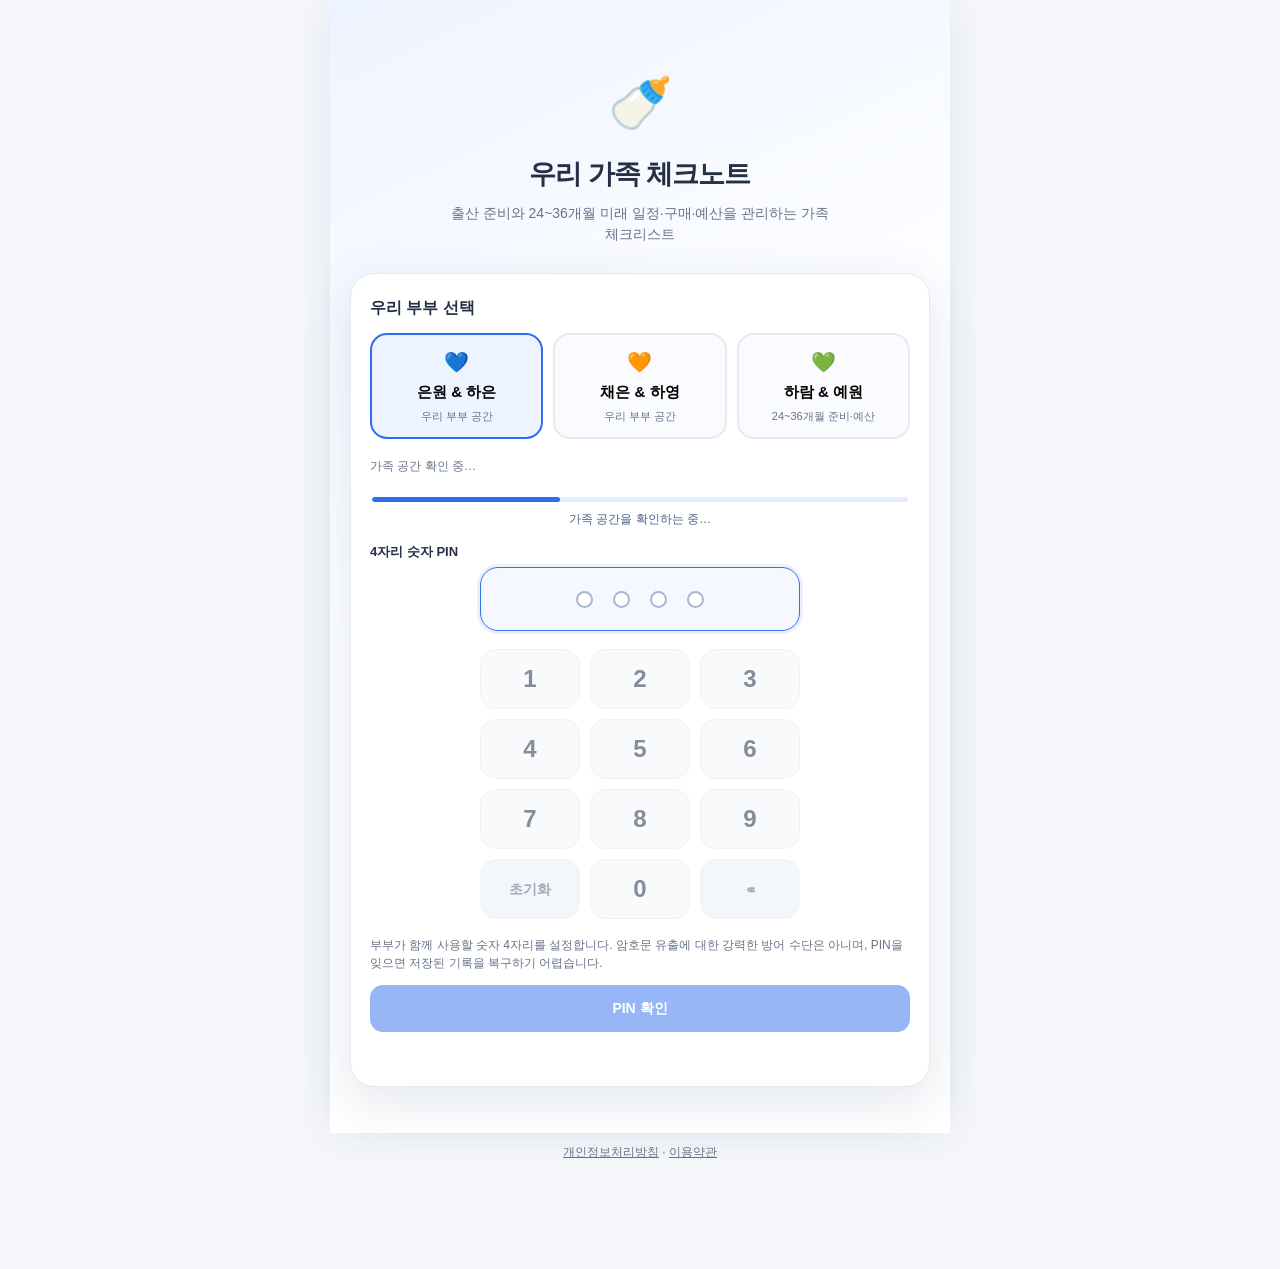
<file: index.html>
<!doctype html>
<html lang="ko"><head>
  <meta charset="utf-8" />
  <meta name="google-site-verification" content="LZNdLVptlj_nm17-OJD_Jb6nqZlLqjOvQMVYdIO1Dqk" />
  <meta name="viewport" content="width=device-width, initial-scale=1,viewport-fit=cover" />
  <meta name="theme-color" content="#2f6fed" />
  <meta name="description" content="부부가 함께 쓰는 임신·출산 준비 체크리스트" />
  <title>우리 가족 체크노트</title>
  <meta name="application-name" content="우리 가족 체크노트" />
  <link rel="stylesheet" href="style.css?v=1.5.0" />

  <style id="pin-keypad-critical">
    .auth-card .pin-display{display:flex;align-items:center;justify-content:center;gap:20px;width:min(100%,320px);min-height:64px;margin:0 auto;border:1px solid #dce5f4;border-radius:18px;padding:12px 16px;background:#f5f8ff;cursor:pointer}
    .auth-card .pin-display.active{border-color:#3475e9;box-shadow:0 0 0 3px #3475e91a}
    .auth-card .pin-mark{display:block;flex:0 0 17px;width:17px;height:17px;border-radius:50%;background:white;border:2px solid #a8b7d2}
    .auth-card .pin-mark.filled{background:#2f6fed;border-color:#2f6fed}
    .auth-card .pin-keypad{display:grid;grid-template-columns:repeat(3,minmax(0,1fr));gap:10px;width:min(100%,320px);margin:5px auto 4px}
    .auth-card .pin-key{appearance:none;display:flex;align-items:center;justify-content:center;height:60px;min-width:0;padding:0;border-radius:16px;border:1px solid #e3e9f2;background:#f5f7fb;color:#253046;font-weight:700;font-size:24px;line-height:1;cursor:pointer;touch-action:manipulation}
    .auth-card .pin-key:active{background:#dde9ff;transform:scale(.97)}
    .auth-card .pin-key.pin-aux{font-size:14px;color:#57657b;background:#eaf0f8}
    .auth-card .pin-key:focus-visible,.auth-card .pin-display:focus-visible{outline:3px solid #85b3ff;outline-offset:2px}
    .auth-card #pinLabel,.auth-card #passwordAgainWrap>span{font-weight:750;font-size:13px}
    @media(max-width:360px){.auth-card .pin-display{min-height:56px}.auth-card .pin-key{height:52px}}
  </style>
</head><body>
<div class="app">
  <section id="authScreen" class="auth-screen">
    <div class="brand-icon">🍼</div><h1>우리 가족 체크노트</h1>
    <p class="muted">출산 준비와 24~36개월 미래 일정·구매·예산을 관리하는 가족 체크리스트</p>
    <div class="auth-card">
      <h2>우리 부부 선택</h2>
      <div class="family-grid" id="familyGrid">
        <button type="button" class="family-choice active" data-family="ew-he" aria-pressed="true">💙<strong>은원 &amp; 하은</strong><span>우리 부부 공간</span></button>
        <button type="button" class="family-choice" data-family="ce-hy" aria-pressed="false">🧡<strong>채은 &amp; 하영</strong><span>우리 부부 공간</span></button>
        <button type="button" class="family-choice" data-family="hr-yw" aria-pressed="false">💚<strong>하람 &amp; 예원</strong><span>24~36개월 준비·예산</span></button>
      </div>
      <p id="authMode" class="status-line">접속 상태 확인 중…</p>
      <div id="authProgress" class="auth-progress" role="status" aria-live="polite"><div class="auth-progress-track"><span></span></div><p id="authProgressText">가족 공간에 연결하는 중…</p></div>
      <form id="authForm" class="stack">
        <label id="inviteWrap" class="field hidden">최초 등록 초대 코드<input id="inviteInput" type="text" autocomplete="one-time-code" placeholder="전달받은 초대 코드" /></label>
        <div class="field"><span id="pinLabel">4자리 숫자 PIN</span>
          <button type="button" id="pinPrimaryDisplay" class="pin-display" aria-label="숫자 4자리 중 0자리 입력" aria-pressed="false"><span class="pin-mark"></span><span class="pin-mark"></span><span class="pin-mark"></span><span class="pin-mark"></span></button>
        </div>
        <div id="passwordAgainWrap" class="field hidden"><span>PIN 한 번 더 입력</span>
          <button type="button" id="pinConfirmDisplay" class="pin-display" aria-label="숫자 4자리 중 0자리 입력" aria-pressed="false"><span class="pin-mark"></span><span class="pin-mark"></span><span class="pin-mark"></span><span class="pin-mark"></span></button>
        </div>
        <input type="hidden" id="passwordInput" autocomplete="off" />
        <input type="hidden" id="passwordAgainInput" autocomplete="off" />
        <div id="pinPad" class="pin-keypad" role="group" aria-label="숫자 비밀번호 패드">
          <button type="button" class="pin-key" data-pin="1" aria-label="1">1</button>
          <button type="button" class="pin-key" data-pin="2" aria-label="2">2</button>
          <button type="button" class="pin-key" data-pin="3" aria-label="3">3</button>
          <button type="button" class="pin-key" data-pin="4" aria-label="4">4</button>
          <button type="button" class="pin-key" data-pin="5" aria-label="5">5</button>
          <button type="button" class="pin-key" data-pin="6" aria-label="6">6</button>
          <button type="button" class="pin-key" data-pin="7" aria-label="7">7</button>
          <button type="button" class="pin-key" data-pin="8" aria-label="8">8</button>
          <button type="button" class="pin-key" data-pin="9" aria-label="9">9</button>
          <button type="button" class="pin-key pin-aux" data-pin="clear" aria-label="모두 지우기">초기화</button>
          <button type="button" class="pin-key" data-pin="0" aria-label="0">0</button>
          <button type="button" class="pin-key pin-aux" data-pin="delete" aria-label="한 자리 지우기">⌫</button>
        </div>
        <p id="passwordGuide" class="hint">부부가 함께 사용할 숫자 4자리를 설정합니다. 암호문 유출에 대한 강력한 방어 수단은 아니며, PIN을 잊으면 저장된 기록을 복구하기 어렵습니다.</p>
        <button id="authSubmit" type="submit" class="primary">PIN 확인</button>
      </form>
      <p id="authMessage" role="status" class="form-message"></p>
      <p id="offlineBanner" class="warning hidden">미연결 미리보기: 이 기기에만 암호화 저장됩니다. GitHub Pages + Apps Script 설정 이후 부부 간 동기화가 시작됩니다. 공유 전에 서버 설정을 완료하세요.</p>
    </div>
  </section>
  <section id="mainScreen" class="hidden">
    <header class="app-header">
      <div class="header-top"><div><span class="eyebrow" id="familyTitle">우리 가족</span><h1>우리 가족 체크노트</h1></div><div class="header-controls"><div id="syncMini" class="sync-mini" data-state="idle" role="status" aria-live="polite"><span id="syncMiniActivity" class="sync-mini-activity">연결 중</span><span class="sync-mini-bottom"><span class="sync-mini-track" id="syncMiniTrack" role="progressbar" aria-label="저장·불러오기 진행 상태"><span id="syncMiniFill"></span></span><span id="syncMiniValue" class="sync-mini-value" aria-hidden="true">…</span></span></div><button id="settingsBtn" class="header-lock" type="button" aria-label="가족 설정 열기" title="설정">⚙</button><button id="lockBtn" class="header-lock" type="button" aria-label="잠금">🔒</button></div></div>
      <div class="save-row"><span id="syncStatus" class="sync-status">준비 중</span></div>
      <nav id="topTabs" class="tabs" aria-label="주요 메뉴"></nav>
    </header>
    <main id="mainContent"></main>
  </section>
</div>
<div id="modal" class="modal-backdrop hidden" role="presentation"><div class="modal" role="dialog" aria-modal="true" aria-labelledby="modalTitle"><div class="modal-heading"><h2 id="modalTitle">항목 편집</h2><button id="modalClose" type="button" class="icon-btn" aria-label="닫기">✕</button></div><div id="modalBody"></div></div></div>
<footer class="policy-footer" style="max-width:620px;margin:0 auto;padding:10px 18px 108px;text-align:center;font-size:12px;color:#667389"><a href="./privacy.html" style="color:#667389">개인정보처리방침</a> · <a href="./terms.html" style="color:#667389">이용약관</a></footer>
<div id="toast" class="toast" aria-live="polite"></div>
<iframe id="apiFrame" title="암호화 데이터 전송" class="api-frame" referrerpolicy="no-referrer"></iframe>
<script src="config.js?v=1.5.0"></script><script src="seed.js?v=1.1.2"></script><script src="toddler-seed.js?v=1.5.0"></script><script src="recommendations.js?v=1.5.0"></script><script src="benefits.js?v=1.2.2"></script><script src="vaccinations.js?v=1.5.0"></script><script src="app.js?v=1.5.0"></script>
</body></html>
</file>
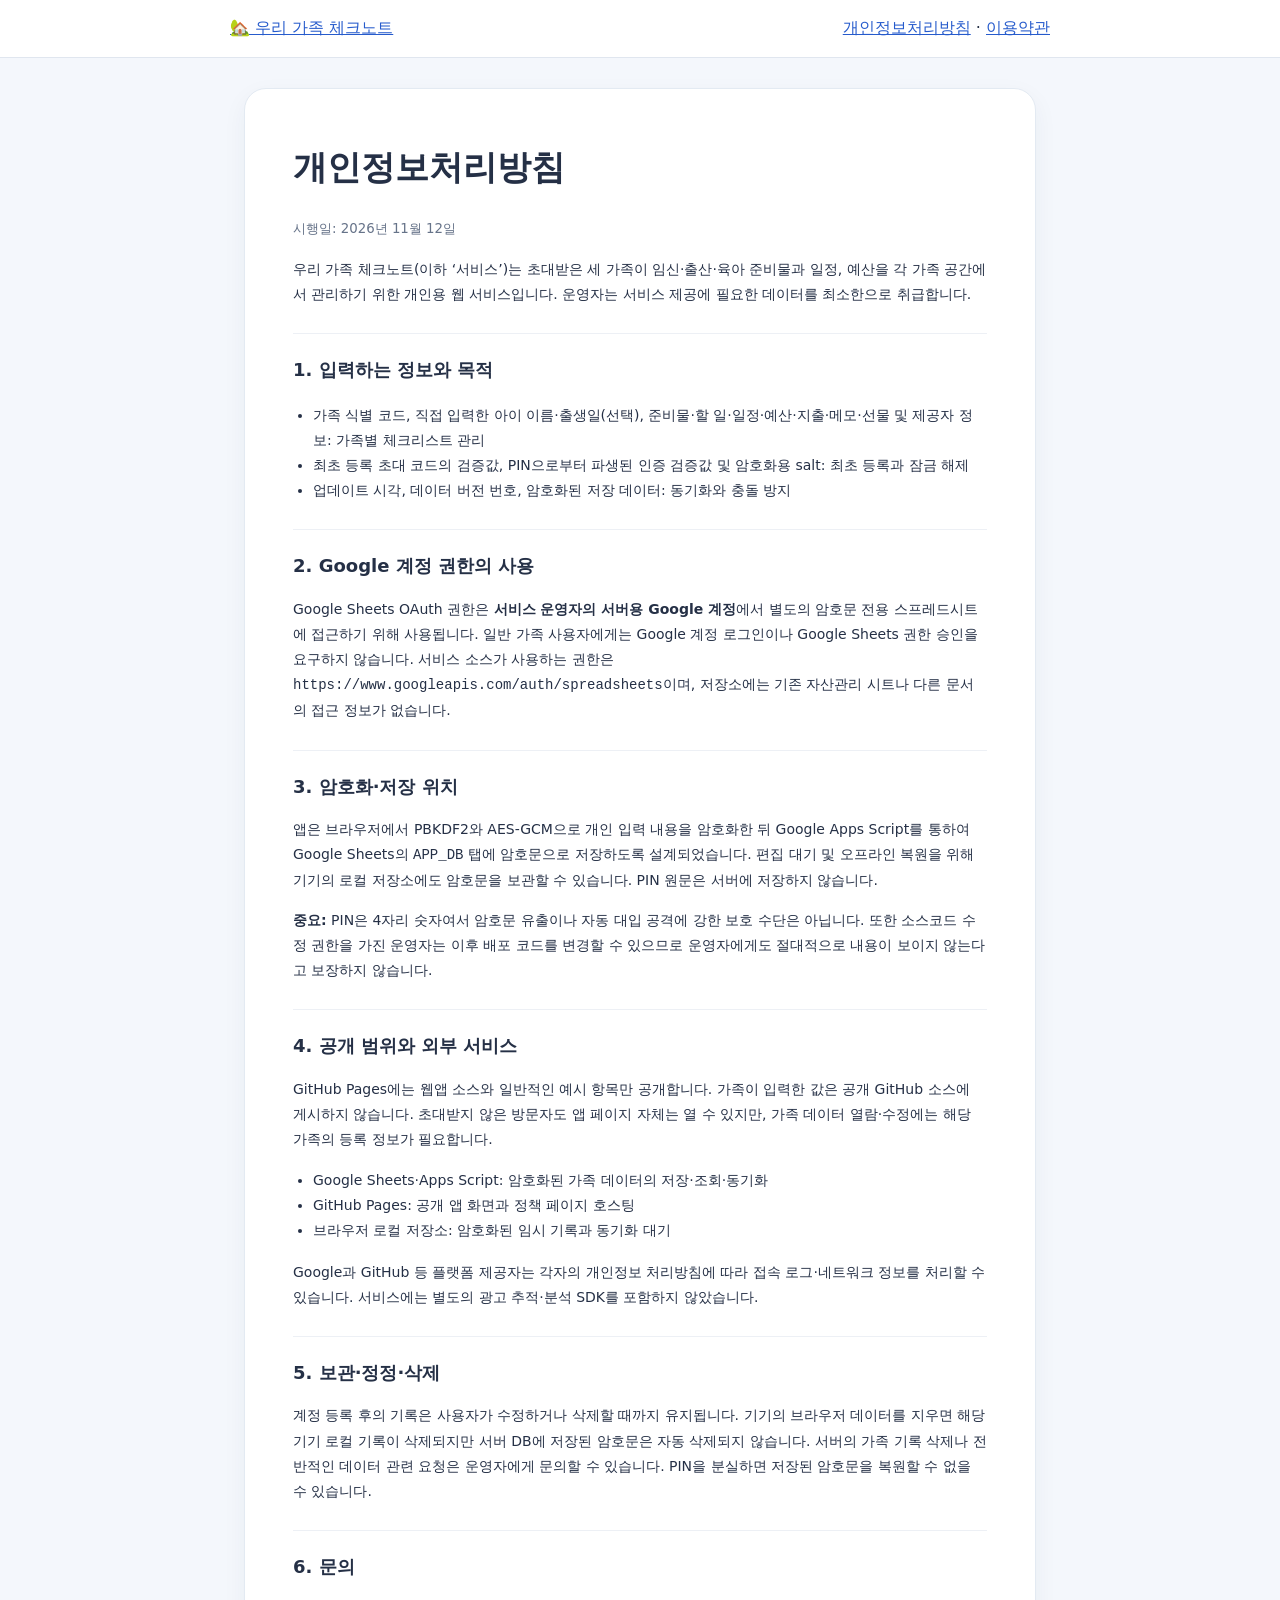
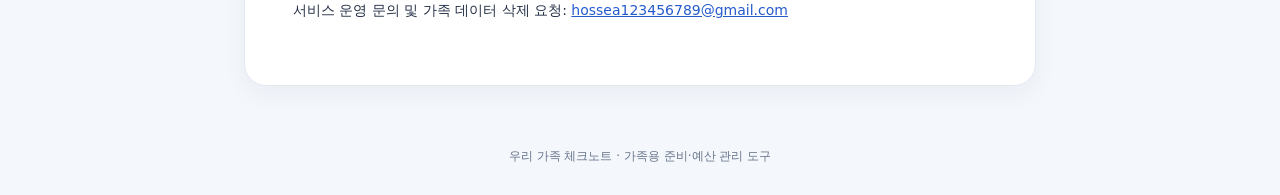
<file: privacy.html>
<!doctype html>
<html lang="ko"><head><meta charset="utf-8"><meta name="viewport" content="width=device-width,initial-scale=1">
<meta name="robots" content="index,follow"><title>개인정보처리방침 | 우리 가족 체크노트</title>
<style>*{box-sizing:border-box}html{font-family:system-ui,-apple-system,"Apple SD Gothic Neo","Malgun Gothic",sans-serif}body{margin:0;background:#f4f7fc;color:#253046;line-height:1.8}header{padding:14px 18px;background:white;border-bottom:1px solid #e0e6ef}nav{max-width:820px;margin:auto;display:flex;justify-content:space-between;gap:15px;flex-wrap:wrap}a{color:#265bcc}main{max-width:820px;margin:30px auto 60px;padding:0 14px}article{padding:clamp(20px,5vw,48px);background:white;border-radius:22px;border:1px solid #e3eaf2;box-shadow:0 8px 25px #1f35520d}h1{font-size:clamp(24px,5vw,34px);margin:0 0 16px}h2{font-size:18px;margin:26px 0 8px;padding-top:20px;border-top:1px solid #edf0f5}p,li{font-size:14px}ul{padding-left:20px}small{color:#667389}footer{text-align:center;color:#667389;font-size:12px;padding-bottom:30px}</style></head><body>
<header><nav><a href="./">🏡 우리 가족 체크노트</a><span><a href="./privacy.html">개인정보처리방침</a> · <a href="./terms.html">이용약관</a></span></nav></header><main><article>
<h1>개인정보처리방침</h1><small>시행일: 2026년 11월 12일</small>
<p>우리 가족 체크노트(이하 ‘서비스’)는 초대받은 세 가족이 임신·출산·육아 준비물과 일정, 예산을 각 가족 공간에서 관리하기 위한 개인용 웹 서비스입니다. 운영자는 서비스 제공에 필요한 데이터를 최소한으로 취급합니다.</p>
<h2>1. 입력하는 정보와 목적</h2>
<ul><li>가족 식별 코드, 직접 입력한 아이 이름·출생일(선택), 준비물·할 일·일정·예산·지출·메모·선물 및 제공자 정보: 가족별 체크리스트 관리</li>
<li>최초 등록 초대 코드의 검증값, PIN으로부터 파생된 인증 검증값 및 암호화용 salt: 최초 등록과 잠금 해제</li>
<li>업데이트 시각, 데이터 버전 번호, 암호화된 저장 데이터: 동기화와 충돌 방지</li></ul>
<h2>2. Google 계정 권한의 사용</h2>
<p>Google Sheets OAuth 권한은 <strong>서비스 운영자의 서버용 Google 계정</strong>에서 별도의 암호문 전용 스프레드시트에 접근하기 위해 사용됩니다. 일반 가족 사용자에게는 Google 계정 로그인이나 Google Sheets 권한 승인을 요구하지 않습니다. 서비스 소스가 사용하는 권한은 <code>https://www.googleapis.com/auth/spreadsheets</code>이며, 저장소에는 기존 자산관리 시트나 다른 문서의 접근 정보가 없습니다.</p>
<h2>3. 암호화·저장 위치</h2>
<p>앱은 브라우저에서 PBKDF2와 AES-GCM으로 개인 입력 내용을 암호화한 뒤 Google Apps Script를 통하여 Google Sheets의 <code>APP_DB</code> 탭에 암호문으로 저장하도록 설계되었습니다. 편집 대기 및 오프라인 복원을 위해 기기의 로컬 저장소에도 암호문을 보관할 수 있습니다. PIN 원문은 서버에 저장하지 않습니다.</p>
<p><strong>중요:</strong> PIN은 4자리 숫자여서 암호문 유출이나 자동 대입 공격에 강한 보호 수단은 아닙니다. 또한 소스코드 수정 권한을 가진 운영자는 이후 배포 코드를 변경할 수 있으므로 운영자에게도 절대적으로 내용이 보이지 않는다고 보장하지 않습니다.</p>
<h2>4. 공개 범위와 외부 서비스</h2>
<p>GitHub Pages에는 웹앱 소스와 일반적인 예시 항목만 공개합니다. 가족이 입력한 값은 공개 GitHub 소스에 게시하지 않습니다. 초대받지 않은 방문자도 앱 페이지 자체는 열 수 있지만, 가족 데이터 열람·수정에는 해당 가족의 등록 정보가 필요합니다.</p>
<ul><li>Google Sheets·Apps Script: 암호화된 가족 데이터의 저장·조회·동기화</li>
<li>GitHub Pages: 공개 앱 화면과 정책 페이지 호스팅</li>
<li>브라우저 로컬 저장소: 암호화된 임시 기록과 동기화 대기</li></ul>
<p>Google과 GitHub 등 플랫폼 제공자는 각자의 개인정보 처리방침에 따라 접속 로그·네트워크 정보를 처리할 수 있습니다. 서비스에는 별도의 광고 추적·분석 SDK를 포함하지 않았습니다.</p>
<h2>5. 보관·정정·삭제</h2>
<p>계정 등록 후의 기록은 사용자가 수정하거나 삭제할 때까지 유지됩니다. 기기의 브라우저 데이터를 지우면 해당 기기 로컬 기록이 삭제되지만 서버 DB에 저장된 암호문은 자동 삭제되지 않습니다. 서버의 가족 기록 삭제나 전반적인 데이터 관련 요청은 운영자에게 문의할 수 있습니다. PIN을 분실하면 저장된 암호문을 복원할 수 없을 수 있습니다.</p>
<h2>6. 문의</h2>
<p>서비스 운영 문의 및 가족 데이터 삭제 요청: <a href="mailto:hossea123456789@gmail.com">hossea123456789@gmail.com</a></p>
</article></main><footer>우리 가족 체크노트 · 가족용 준비·예산 관리 도구</footer></body></html>
</file>
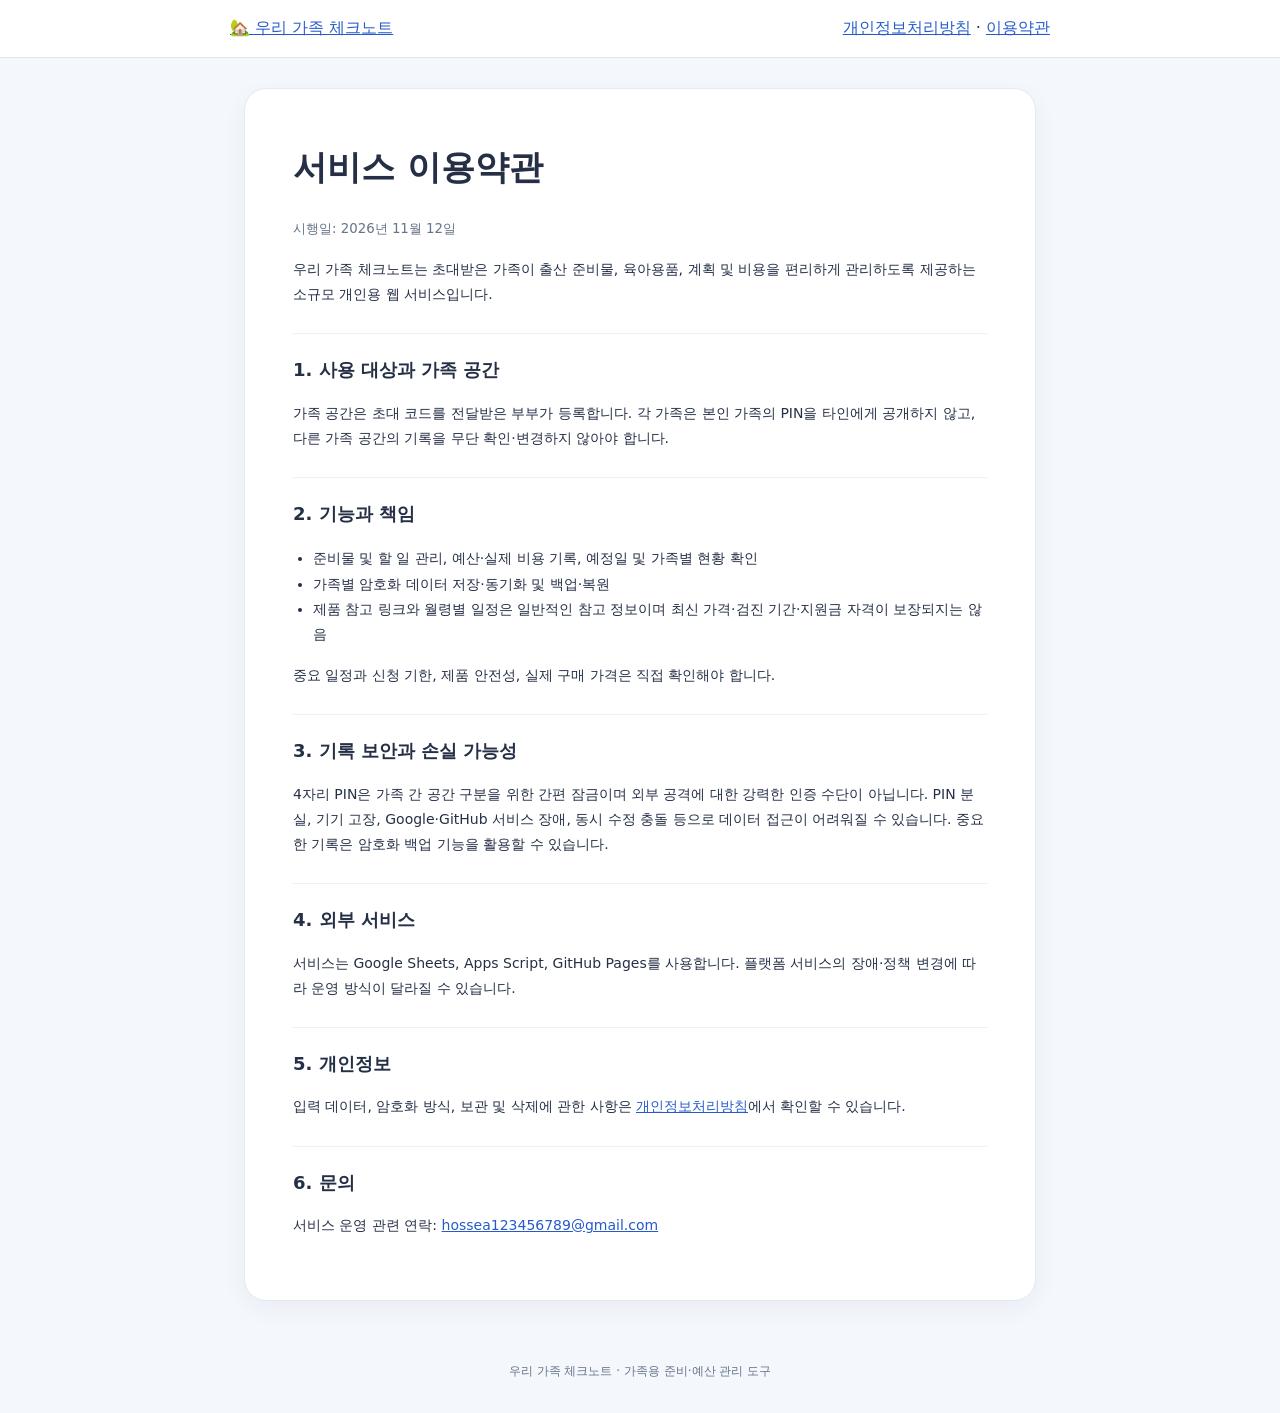
<file: terms.html>
<!doctype html>
<html lang="ko"><head><meta charset="utf-8"><meta name="viewport" content="width=device-width,initial-scale=1">
<meta name="robots" content="index,follow"><title>이용약관 | 우리 가족 체크노트</title>
<style>*{box-sizing:border-box}html{font-family:system-ui,-apple-system,"Apple SD Gothic Neo","Malgun Gothic",sans-serif}body{margin:0;background:#f4f7fc;color:#253046;line-height:1.8}header{padding:14px 18px;background:white;border-bottom:1px solid #e0e6ef}nav{max-width:820px;margin:auto;display:flex;justify-content:space-between;gap:15px;flex-wrap:wrap}a{color:#265bcc}main{max-width:820px;margin:30px auto 60px;padding:0 14px}article{padding:clamp(20px,5vw,48px);background:white;border-radius:22px;border:1px solid #e3eaf2;box-shadow:0 8px 25px #1f35520d}h1{font-size:clamp(24px,5vw,34px);margin:0 0 16px}h2{font-size:18px;margin:26px 0 8px;padding-top:20px;border-top:1px solid #edf0f5}p,li{font-size:14px}ul{padding-left:20px}small{color:#667389}footer{text-align:center;color:#667389;font-size:12px;padding-bottom:30px}</style></head><body>
<header><nav><a href="./">🏡 우리 가족 체크노트</a><span><a href="./privacy.html">개인정보처리방침</a> · <a href="./terms.html">이용약관</a></span></nav></header><main><article>
<h1>서비스 이용약관</h1><small>시행일: 2026년 11월 12일</small>
<p>우리 가족 체크노트는 초대받은 가족이 출산 준비물, 육아용품, 계획 및 비용을 편리하게 관리하도록 제공하는 소규모 개인용 웹 서비스입니다.</p>
<h2>1. 사용 대상과 가족 공간</h2>
<p>가족 공간은 초대 코드를 전달받은 부부가 등록합니다. 각 가족은 본인 가족의 PIN을 타인에게 공개하지 않고, 다른 가족 공간의 기록을 무단 확인·변경하지 않아야 합니다.</p>
<h2>2. 기능과 책임</h2>
<ul><li>준비물 및 할 일 관리, 예산·실제 비용 기록, 예정일 및 가족별 현황 확인</li>
<li>가족별 암호화 데이터 저장·동기화 및 백업·복원</li>
<li>제품 참고 링크와 월령별 일정은 일반적인 참고 정보이며 최신 가격·검진 기간·지원금 자격이 보장되지는 않음</li></ul>
<p>중요 일정과 신청 기한, 제품 안전성, 실제 구매 가격은 직접 확인해야 합니다.</p>
<h2>3. 기록 보안과 손실 가능성</h2>
<p>4자리 PIN은 가족 간 공간 구분을 위한 간편 잠금이며 외부 공격에 대한 강력한 인증 수단이 아닙니다. PIN 분실, 기기 고장, Google·GitHub 서비스 장애, 동시 수정 충돌 등으로 데이터 접근이 어려워질 수 있습니다. 중요한 기록은 암호화 백업 기능을 활용할 수 있습니다.</p>
<h2>4. 외부 서비스</h2>
<p>서비스는 Google Sheets, Apps Script, GitHub Pages를 사용합니다. 플랫폼 서비스의 장애·정책 변경에 따라 운영 방식이 달라질 수 있습니다.</p>
<h2>5. 개인정보</h2>
<p>입력 데이터, 암호화 방식, 보관 및 삭제에 관한 사항은 <a href="./privacy.html">개인정보처리방침</a>에서 확인할 수 있습니다.</p>
<h2>6. 문의</h2><p>서비스 운영 관련 연락: <a href="mailto:hossea123456789@gmail.com">hossea123456789@gmail.com</a></p>
</article></main><footer>우리 가족 체크노트 · 가족용 준비·예산 관리 도구</footer></body></html>
</file>
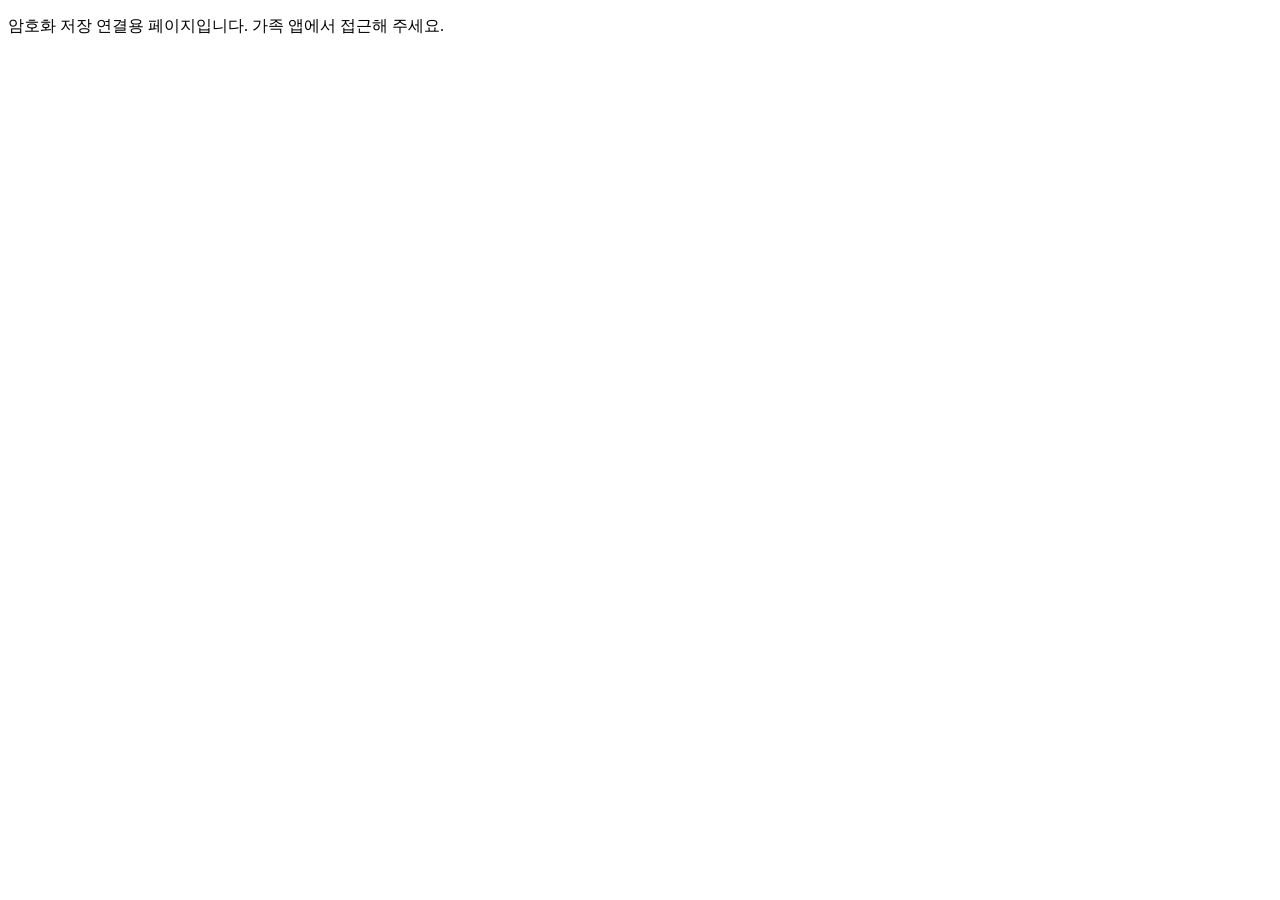
<file: apps-script/Bridge.html>
<!doctype html><html lang="ko"><head><meta charset="utf-8"><title>Encrypted Bridge</title></head><body>
<p>암호화 저장 연결용 페이지입니다. 가족 앱에서 접근해 주세요.</p>
<script>
'use strict';
(function(){
 const ALLOWED_ORIGINS=<?!= originsJson ?>;
 const NONCE=<?!= nonceJson ?>;
 // 등록된 출처의 부모 창에만 연결 완료를 알립니다.
 ALLOWED_ORIGINS.forEach(origin=>window.top.postMessage({kind:'BABY_PREP_BRIDGE_READY',nonce:NONCE},origin));
 window.addEventListener('message',function(event){
  if(event.source!==window.top||!ALLOWED_ORIGINS.includes(event.origin))return;
  const data=event.data||{};
  if(data.kind!=='BABY_PREP_BRIDGE_REQUEST'||data.nonce!==NONCE||!Number.isSafeInteger(data.id)||!data.req)return;
  const reply=(result,error)=>event.source.postMessage({kind:'BABY_PREP_BRIDGE_REPLY',nonce:NONCE,id:data.id,result,error},event.origin);
  google.script.run.withSuccessHandler(result=>reply(result,null)).withFailureHandler(err=>reply(null,(err&&err.message)||'서버 오류')).bridgeRequest(data.req);
 });
})();
</script></body></html>
</file>
<file: style.css>
*{box-sizing:border-box;-webkit-tap-highlight-color:transparent}:root{--blue:#2f6fed;--blue-lite:#eef4ff;--ink:#253046;--muted:#677389;--line:#e6eaf2;--bg:#f5f7fb;--soft:#f4f6fa;--white:#fff;--red:#d53b50;--gold:#c68a28;--green:#14794b}
html{scroll-behavior:smooth}body{margin:0;background:var(--bg);color:var(--ink);font-family:-apple-system,BlinkMacSystemFont,'Apple SD Gothic Neo','Noto Sans KR','Malgun Gothic',sans-serif;font-size:14px;line-height:1.5}button,input,textarea,select{font:inherit}button{cursor:pointer}button:disabled{opacity:.5;cursor:default}.hidden{display:none!important}.app{max-width:620px;margin:auto;background:#fff;min-height:100dvh;padding-bottom:90px}.muted{color:var(--muted)}.hint{font-size:12px;color:var(--muted);line-height:1.5;margin:0}.warning{font-size:12px;background:#fff8e9;color:#785411;border:1px solid #f5dfac;padding:12px;border-radius:12px;line-height:1.55}.stack{display:flex;flex-direction:column;gap:13px}.auth-screen{min-height:100dvh;padding:64px 20px 30px;background:linear-gradient(155deg,#eef4ff,white 46%);text-align:center}.brand-icon{font-size:52px;margin-bottom:12px}.auth-screen h1{font-size:27px;letter-spacing:-1px;margin:0 0 8px}.auth-screen>.muted{max-width:380px;margin:0 auto 28px}.auth-card{text-align:left;background:white;border:1px solid #e4e9f2;border-radius:24px;padding:22px 19px;box-shadow:0 15px 50px #203c7220}.auth-card h2{font-size:16px;margin:0 0 13px}.family-grid{display:grid;grid-template-columns:1fr 1fr;gap:10px}.family-choice{min-height:106px;display:flex;flex-direction:column;align-items:center;justify-content:center;gap:4px;background:#fafbfe;border:2px solid var(--line);border-radius:17px;font-size:20px}.family-choice strong{font-size:15px}.family-choice span{font-size:11px;color:var(--muted)}.family-choice.active{border-color:var(--blue);background:var(--blue-lite)}.status-line{margin:18px 0 13px;font-size:12px;color:var(--muted)}.field{display:flex;flex-direction:column;gap:6px;font-weight:750;font-size:13px}.field input,.field select,.field textarea,.control{width:100%;min-width:0;background:white;border:1px solid #d9dfec;border-radius:12px;padding:11px 12px;color:var(--ink);font-size:14px;outline:none}.field input:focus,.field select:focus,.field textarea:focus,.control:focus{border-color:var(--blue);box-shadow:0 0 0 3px #2f6fed18}.primary{background:var(--blue);border:0;border-radius:13px;color:white;padding:13px 16px;font-weight:850}.secondary{background:#edf2fc;border:0;border-radius:13px;color:#2356b2;padding:12px 14px;font-weight:800}.danger{background:#ffebed;color:#c52f47;border:0;border-radius:12px;padding:11px 12px;font-weight:700}.ghost{border:1px solid var(--line);border-radius:10px;padding:7px 9px;color:#556078;background:white;font-size:12px}.form-message{color:var(--red);min-height:20px;font-size:12px;margin-bottom:0}.app-header{position:sticky;top:0;z-index:20;background:#ffffffed;backdrop-filter:blur(12px);border-bottom:1px solid var(--line);padding:15px 17px 10px}.header-top{display:flex;align-items:center;justify-content:space-between}.header-top h1{font-size:21px;letter-spacing:-.6px;margin:2px 0 3px}.eyebrow{font-size:11px;letter-spacing:.2px;color:#5372a4;font-weight:750}.save-row{display:flex;justify-content:space-between;align-items:center;margin:4px 0 12px}.sync-status{font-size:11px;color:#64758a}.sync-status.error{color:var(--red)}.sync-status.saved{color:var(--green)}.link-button{background:none;border:0;color:var(--blue);font-weight:750;font-size:12px}.tabs{display:flex;gap:6px;overflow-x:auto;scrollbar-width:none}.tabs::-webkit-scrollbar{display:none}.tab{border:0;background:#f1f3f8;color:#596477;border-radius:13px;padding:9px 11px;white-space:nowrap;font-size:12px;font-weight:790}.tab.active{background:var(--blue);color:#fff}.screen{padding:17px}.section-title{font-size:18px;font-weight:860;margin:0 0 10px}.subhead{font-size:15px;font-weight:830;margin:16px 0 10px}.inline{display:flex;align-items:center;justify-content:space-between;gap:8px}.kpis{display:grid;grid-template-columns:repeat(2,minmax(0,1fr));gap:9px}.kpi{border:1px solid var(--line);background:#fafbfe;border-radius:16px;padding:14px 12px}.kpi.accent{background:var(--blue-lite);border-color:#c7d8ff}.kpi span{display:block;font-size:11px;color:#617089}.kpi strong{display:block;font-size:20px;font-weight:880;letter-spacing:-.5px;margin:6px 0}.kpi small{color:#8290a6;font-size:10px}.hero{border:1px solid #dbe6ff;background:linear-gradient(125deg,#eef4ff,#f9fbff);border-radius:19px;padding:15px;margin-bottom:12px}.hero h2{margin:0 0 4px;font-size:17px}.hero p{margin:0;color:#60718a;font-size:12px}.hero .big{font-size:28px;font-weight:900;color:#245bc4}.progress-track{height:8px;border-radius:10px;background:#dce5f9;overflow:hidden;margin:12px 0 4px}.progress-track>div{height:100%;background:var(--blue);border-radius:10px}.progress-caption{display:flex;justify-content:space-between;font-size:11px;color:#64758b}.card{border:1px solid var(--line);border-radius:17px;padding:13px;margin:9px 0;background:white}.card.alt{background:#fcfdff}.card-title{font-size:14px;font-weight:800;margin:0}.item-row{display:grid;grid-template-columns:25px minmax(0,1fr) auto;gap:9px;align-items:start;border-bottom:1px solid #edf0f5;padding:12px 0}.item-row:last-child{border-bottom:0}.item-check{width:21px;height:21px;accent-color:var(--blue);margin:2px 0 0;cursor:pointer}.item-main{min-width:0;cursor:pointer}.item-name{font-weight:800;font-size:14px;overflow-wrap:anywhere}.item-name.done{text-decoration:line-through;color:#8d97a6}.item-meta{font-size:11px;display:flex;flex-wrap:wrap;gap:5px;margin-top:5px;color:#738096}.chip{border-radius:8px;padding:2px 6px;background:#eef1f7;color:#617089}.chip.due{background:#fff2e6;color:#97571d}.chip.good{background:#e7f7ed;color:#187044}.mini-btn{border:0;border-radius:10px;background:#f0f3f9;padding:7px 10px;font-size:12px;font-weight:750}.muted-small{color:#7b8798;font-size:11px}.toolbar{display:flex;flex-wrap:wrap;gap:7px;margin:12px 0}.toolbar select,.toolbar input{border:1px solid var(--line);border-radius:11px;padding:10px 9px;min-width:0;background:white}.toolbar input{flex:1;max-width:230px}.toolbar select{max-width:130px}.empty{text-align:center;padding:26px 12px;color:#8490a1;font-size:13px}.list-actions{display:flex;gap:9px;margin:12px 0}.list-actions button{flex:1}.budget-row{display:flex;align-items:center;justify-content:space-between;border-bottom:1px solid #eef0f5;padding:12px 0;gap:12px}.budget-row:last-child{border:0}.budget-row b{font-size:14px}.budget-row small{color:#758296}.budget-row strong{white-space:nowrap}.timeline{position:relative;padding-left:17px;margin-left:6px;border-left:2px solid #dce6fb}.timeline .card{position:relative}.timeline .card:before{content:'';display:block;width:10px;height:10px;border-radius:50%;background:var(--blue);position:absolute;left:-24px;top:16px;border:2px solid white}.timeline .late:before{background:var(--red)}.recommend{border-left:3px solid #9ebdfe}.recommend h3{font-size:15px;margin:0 0 5px}.recommend p{font-size:12px;color:#64758a;margin:0 0 9px}.linkline{font-size:12px;color:var(--blue);word-break:break-all}.info-grid{display:grid;grid-template-columns:1fr 1fr;gap:8px}.info-grid .field.full{grid-column:1/-1}.info-grid .wide{grid-column:1/-1}.form-actions{display:flex;gap:9px;margin-top:15px}.form-actions>*{flex:1}.modal-backdrop{position:fixed;inset:0;background:#15223888;z-index:100;display:flex;align-items:flex-end;justify-content:center;padding:12px}.modal{width:min(100%,520px);max-height:91dvh;overflow-y:auto;background:white;border-radius:22px;padding:18px 16px 23px;box-shadow:0 10px 40px #0004}.modal-heading{display:flex;align-items:center;justify-content:space-between;margin-bottom:15px}.modal-heading h2{margin:0;font-size:18px}.icon-btn{border:0;background:#f0f3f8;border-radius:10px;font-size:14px;padding:8px 11px}.form-section{border:0;border-top:1px solid var(--line);padding:11px 0;margin:12px 0 0}.form-section legend{font-size:12px;color:#64748b;font-weight:800;padding-right:8px}.pill-row{display:flex;flex-wrap:wrap;gap:6px}.pill{border:1px solid #dfe5ed;background:#f7f8fb;border-radius:10px;padding:8px 10px;font-size:12px}.pill.active{background:var(--blue-lite);border-color:var(--blue);color:#2455b3}.bottom-nav{position:fixed;bottom:0;left:50%;transform:translateX(-50%);width:100%;max-width:620px;display:grid;grid-template-columns:repeat(4,1fr);border-top:1px solid var(--line);background:#ffffffed;backdrop-filter:blur(12px);padding:7px 5px calc(7px + env(safe-area-inset-bottom));z-index:30}.nav-btn{border:0;background:none;padding:4px 0;color:#8290a2;font-size:11px;font-weight:770}.nav-btn span{display:block;font-size:21px}.nav-btn.active{color:var(--blue)}.toast{position:fixed;bottom:90px;left:50%;transform:translate(-50%,20px);opacity:0;pointer-events:none;background:#26364ddd;color:white;padding:10px 15px;border-radius:12px;font-size:12px;transition:.2s;z-index:200;max-width:90%;text-align:center}.toast.show{opacity:1;transform:translate(-50%,0)}.api-frame{width:0;height:0;position:absolute;border:0;pointer-events:none}.row-muted{color:#8792a2;font-size:11px}.tiny-note{font-size:12px;color:#718094;line-height:1.55}.help-block{padding:10px 12px;border-radius:13px;background:#f1f6ff;color:#47618d;font-size:12px}.right{text-align:right}.nowrap{white-space:nowrap}@media(min-width:621px){.app{box-shadow:0 0 45px #1e2e4f15}.bottom-nav{border-left:1px solid var(--line);border-right:1px solid var(--line)}}

/* 세 번째 가족 선택 및 반복 항목 구분 */
.family-grid{grid-template-columns:repeat(auto-fit,minmax(128px,1fr))}.family-choice[data-family="hr-yw"].active{border-color:#46a785;background:#eafbf4}.chip.repeating{background:#e5f5e8;color:#276f43}
/* Family PIN keypad */
.pin-display{display:flex;width:100%;justify-content:center;gap:17px;align-items:center;min-height:62px;border:2px solid var(--line);border-radius:16px;background:#f8faff;padding:10px;transition:border-color .15s,background .15s}
.pin-display.active,.pin-display:focus-visible{border-color:var(--blue);background:var(--blue-lite);outline:none}
.pin-mark{display:block;width:18px;height:18px;border:2px solid #bdc8d8;border-radius:50%;background:#fff}
.pin-mark.filled{background:var(--blue);border-color:var(--blue)}
.pin-keypad{display:grid;grid-template-columns:repeat(3,minmax(0,1fr));gap:9px;max-width:330px;width:100%;margin:0 auto}
.pin-key{border:1px solid #e2e8f0;background:#f7f9fc;color:var(--ink);font-size:24px;font-weight:750;border-radius:17px;min-height:56px;touch-action:manipulation}
.pin-key:active{background:#dfeaff;transform:scale(.97)}
.pin-key.pin-aux{font-size:15px;color:#5c6b85;background:#edf1f7}
@media(max-width:360px){.pin-key{min-height:48px}.pin-display{min-height:55px}}

/* v1.1.2: central 3×4 PIN pad, including wide-screen layout */
.auth-card .pin-display{max-width:320px;margin-inline:auto}
.auth-card .pin-keypad{width:min(100%,320px);max-width:320px}
.auth-card .pin-key{display:flex;align-items:center;justify-content:center}

/* v1.2.0: initial login progress and persistent checklist completion */
.auth-progress{margin:2px 0 14px;padding:9px 2px 0}
.auth-progress-track{height:5px;border-radius:9px;overflow:hidden;background:#e4edff;position:relative}
.auth-progress-track>span{position:absolute;left:0;top:0;height:100%;width:35%;border-radius:9px;background:var(--blue);animation:auth-loading-track 1.05s ease-in-out infinite}
.auth-progress p{font-size:12px;color:#47618b;margin:8px 0 0;text-align:center}
@keyframes auth-loading-track{0%{left:-35%}100%{left:100%}}
.auth-loading .pin-keypad{opacity:.55;pointer-events:none}
.header-progress{padding:0 0 7px}
.header-progress-label{display:flex;align-items:center;justify-content:space-between;font-size:11px;color:#65748a}
.header-progress-label strong{font-size:12px;color:var(--blue)}
.header-progress .progress-track.compact{height:6px;margin:6px 0 1px}
@media(prefers-reduced-motion:reduce){.auth-progress-track>span{animation:none;width:100%}}
.tabs{display:grid;grid-template-columns:repeat(4,minmax(0,1fr));overflow:visible}
.tabs .tab{min-width:0;text-align:center;padding:9px 5px}

/* v1.2.0 quick-input checklist and collapsed advanced form */
.quick-add-form{border:1px solid #c8d9fb;border-radius:17px;background:linear-gradient(135deg,#f0f6ff,#fff);padding:13px;margin:12px 0 14px;display:flex;flex-direction:column;gap:9px}
.quick-add-line{display:grid;grid-template-columns:minmax(0,1fr) auto;gap:7px}
.quick-add-line input,.quick-add-form>select{width:100%;min-width:0;min-height:42px;border:1px solid #d8e2f2;border-radius:11px;padding:10px 11px;background:white;color:var(--ink)}
.quick-add-form>select{min-height:36px;font-size:12px}
.filter-toolbar{display:grid;grid-template-columns:repeat(2,minmax(0,1fr));gap:8px}
.filter-toolbar input{grid-column:1/-1;max-width:none}
.filter-toolbar select{width:100%;max-width:none}
.editor-more{margin:16px 0 10px;padding:12px;background:#f7f9fc;border-radius:13px;border:1px solid #e5eaf3}
.editor-more summary{font-size:12px;color:#315da3;font-weight:820;cursor:pointer;line-height:1.6}
.editor-more[open] summary{margin-bottom:12px}
.editor-more .field{margin-top:5px}
.editor-sticky-actions{position:sticky;bottom:-24px;z-index:2;background:linear-gradient(#ffffffef,#fff);padding:12px 0 18px;margin-bottom:0}
@media(max-width:375px){.quick-add-line .primary{padding:10px 13px}.editor-more .info-grid{grid-template-columns:1fr}}

/* v1.2.1 family benefits: secondary destination, no extra main navigation tabs */
.benefit-home{margin:14px 0 18px}
.benefit-home .subhead{margin:2px 0 8px}
.benefit-preview{display:flex;align-items:center;justify-content:space-between;gap:12px;padding:11px 0;border-bottom:1px solid #e8edf5}
.benefit-preview:last-child{border-bottom:0}
.benefit-preview span{font-size:13px;font-weight:720;line-height:1.45;flex:1}
.benefit-summary{display:flex;align-items:center;justify-content:space-between;gap:12px;background:#f7faff}
.benefit-summary strong{display:block;font-size:15px}
.benefit-summary span{display:block;color:#687890;font-size:11px;margin-top:4px}
.benefit-filter{display:flex;gap:8px;margin:14px 0 7px}
.benefit-filter .pill{flex:1;padding:9px 8px}
.benefit-card{border:1px solid #e4eaf4;border-radius:16px;background:#fff;padding:14px;margin:11px 0}
.benefit-card .inline{margin-bottom:9px}
.benefit-card h3{font-size:15px;line-height:1.45;margin:0 0 7px}
.benefit-card p{font-size:12px;color:#69778d;line-height:1.6;margin:6px 0}
.benefit-card .benefit-due{font-size:11px;color:#2b5aa3;background:#eef4ff;padding:7px 9px;border-radius:8px;margin-top:9px}
.benefit-actions{display:flex;flex-wrap:wrap;align-items:center;gap:7px;margin-top:12px}
.benefit-actions button{font-size:11px;padding:9px 10px;white-space:nowrap}
.benefit-actions a{color:#245bc4;font-size:12px;font-weight:720;padding:6px 1px}
.settings-region{display:flex;flex-direction:column;gap:9px;background:#f6f9ff;border:1px solid #e3ecf9;border-radius:13px;padding:12px}
.settings-region .tiny-note{margin:0}
@media(max-width:360px){.benefit-actions button{padding:8px 7px}.benefit-card{padding:12px}}

/* v1.2.3: family benefit status is one neutral selector, not a completion CTA */
.benefit-usage-note{font-size:12px;line-height:1.6;margin:12px 0;color:#52627b;background:#f4f7fc;border-radius:11px;padding:10px 12px}
.benefit-controls{display:grid;grid-template-columns:minmax(0,1fr) auto;align-items:end;gap:10px;margin-top:13px}
.benefit-status-label{display:flex;flex-direction:column;gap:6px;min-width:0}
.benefit-status-label>span{font-size:11px;font-weight:760;color:#53627a}
.benefit-status-select{appearance:auto;min-width:0;width:100%;min-height:44px;padding:9px 10px;border:1px solid #d4dbe7;border-radius:11px;background:#fff;color:#26354c;font-size:13px;cursor:pointer}
.benefit-status-select:focus-visible{outline:3px solid #9cbcff;outline-offset:2px}
.benefit-info-link{display:flex;align-items:center;justify-content:center;min-height:44px;padding:7px 9px;border:1px solid #dce5f4;border-radius:11px;background:#f8fbff;color:#2754a2;font-size:12px;font-weight:760;text-decoration:none;white-space:nowrap}
@media(max-width:375px){.benefit-controls{grid-template-columns:1fr}.benefit-info-link{justify-content:flex-start}}

/* v1.3.0: top navigation only, task-first home, checklist-only completion */
.app{padding-bottom:16px}
.app-header{padding:11px 16px 10px}
.header-top{gap:8px}.header-top h1{font-size:17px;margin:2px 0 0}
.header-controls{display:flex;align-items:center;gap:8px;flex-shrink:0}
.header-lock{min-height:37px;min-width:39px;border:1px solid var(--line);background:#fff;border-radius:10px;font-size:16px}
.save-row{position:absolute!important;width:1px!important;height:1px!important;overflow:hidden!important;clip:rect(0,0,0,0)!important;white-space:nowrap}
.tabs{display:grid;grid-template-columns:repeat(4,minmax(0,1fr));gap:6px;margin-top:10px}
.tabs .tab{min-height:40px;padding:8px 3px;border-radius:11px;background:#f1f4f9;color:#627086;font-size:12px;font-weight:780;border:0}
.tabs .tab.active{background:var(--blue);color:white}
.screen{padding:17px 16px 27px}
.home-page{display:flex;flex-direction:column;gap:13px}
.home-intro{display:flex;align-items:center;justify-content:space-between;gap:11px;background:#f7faff;border:1px solid #e3eaf7;border-radius:16px;padding:16px}
.home-intro h2{font-size:19px;margin:3px 0}.home-intro p{font-size:12px;color:#68768b;margin:0}
.home-todo{display:flex;align-items:center;flex-direction:column;min-width:65px;border-left:1px solid #dfe7f3;padding-left:11px;font-size:26px;font-weight:840;color:#2e68d5}
.home-todo small{font-size:10px;font-weight:700;color:#728196}
.home-heading{display:flex;align-items:center;justify-content:space-between}.home-heading h3{font-size:15px;margin:0}
.home-tasks{margin:0}.home-empty{font-size:12px;color:#78869b;line-height:1.6;margin:3px 0}
.home-quick-add{width:100%;min-height:46px}
.home-shortcuts{display:flex;flex-direction:column;gap:8px}
.home-shortcut{display:flex;align-items:center;gap:11px;width:100%;min-height:63px;background:#fff;color:var(--ink);border:1px solid #e6eaf2;border-radius:13px;text-align:left;padding:10px 12px}
.home-shortcut>span:first-child{font-size:20px;display:grid;place-items:center;background:#f4f7fc;border-radius:10px;min-width:35px;height:35px}
.home-shortcut>span:nth-child(2){display:flex;flex-direction:column;gap:2px;flex:1;min-width:0}
.home-shortcut strong{font-size:13px}.home-shortcut small{font-size:11px;color:#718097}.home-shortcut>b{font-size:22px;color:#a0afc2}
.check-progress{margin:9px 0 12px;padding:12px 14px;border-radius:12px;background:#f7faff;border:1px solid #e4ecf8}
.check-progress-line{display:flex;justify-content:space-between;font-size:12px;align-items:center}.check-progress-line span{font-size:11px;color:#697a94}
.check-progress-meter{height:5px;border-radius:7px;background:#e3eaf6;overflow:hidden;margin-top:8px}
.check-progress-meter span{display:block;height:100%;background:#4480e4;border-radius:7px;transition:width .2s ease}
.settings-advanced{background:#f9fbff;border:1px solid #e4eaf2;border-radius:13px;padding:12px;margin:15px 0}
.settings-advanced summary{cursor:pointer;font-size:13px;font-weight:800;color:#425775}.settings-advanced[open] summary{border-bottom:1px solid var(--line);padding-bottom:10px}

/* 1.3.0 reference: YUHA-CARE verified mini synchronization indicator, not task completion */
.sync-mini{width:87px;min-height:30px;display:flex;flex-direction:column;justify-content:center;align-items:flex-end;gap:5px;overflow:hidden}
.sync-mini-activity{font-size:10px;font-weight:800;color:#698096;white-space:nowrap}
.sync-mini-track{height:3px;width:67px;background:#e5ebf4;border-radius:5px;overflow:hidden;display:block;position:relative}
.sync-mini-track>span{width:100%;height:100%;display:block;background:#75b0ee;transform:scaleX(.5);transform-origin:left}
.sync-mini[data-state="loading"] .sync-mini-activity{color:#3c70b5}
.sync-mini[data-state="loading"] .sync-mini-track>span{width:45%;transform:none;position:absolute;animation:mini-sync-moving 1.15s ease-in-out infinite}
.sync-mini[data-state="pending"] .sync-mini-activity{color:#a27b37}
.sync-mini[data-state="pending"] .sync-mini-track>span{background:#d4ae66;transform:scaleX(.24)}
.sync-mini[data-state="done"] .sync-mini-activity{color:#21876a}
.sync-mini[data-state="done"] .sync-mini-track>span{background:#3d9b76;transform:none}
.sync-mini[data-state="error"] .sync-mini-activity{color:#b25652}
.sync-mini[data-state="error"] .sync-mini-track>span{background:#c66d65;transform:none}
.sync-mini[data-state="idle"] .sync-mini-track>span{background:#bcc9d9;transform:none}
@keyframes mini-sync-moving{from{left:-50%}to{left:120%}}
@media(prefers-reduced-motion:reduce){.sync-mini[data-state="loading"] .sync-mini-track>span{animation:none;width:100%;left:0}}
@media(max-width:345px){.sync-mini{width:70px}.header-controls{gap:5px}.header-top h1{font-size:16px}.header-lock{min-width:34px}}

/* Successful read ≠ successful save: separate blue loaded vs green saved. */
.sync-mini[data-state="loaded"] .sync-mini-activity{color:#326db2}
.sync-mini[data-state="loaded"] .sync-mini-track>span{background:#5495d6;transform:none}

/* v1.3.1: YUHA-CARE-inspired unboxed mini progress — time estimate only until ACK */
.sync-mini{width:103px;min-height:33px;align-items:stretch;gap:2px}
.sync-mini-activity{font-size:10px;line-height:15px;text-align:center}
.sync-mini-bottom{display:flex;align-items:center;justify-content:flex-end;gap:5px;min-height:11px}
.sync-mini-track{width:58px;height:4px;flex:0 0 58px}
.sync-mini-track>span{height:100%;width:0%;transform:none!important;animation:none!important;position:static!important;left:auto!important;transition:width .15s ease}
.sync-mini-value{width:33px;flex:0 0 33px;display:block;text-align:right;font-size:10px;font-weight:850;line-height:13px;color:#50729c;font-variant-numeric:tabular-nums}
.sync-mini[data-state="done"] .sync-mini-value{color:#21876a;font-size:13px}
.sync-mini[data-state="loaded"] .sync-mini-value{color:#326db2}
.sync-mini[data-state="error"] .sync-mini-value{color:#b25652}
.sync-mini[data-state="pending"] .sync-mini-value{color:#a27b37}
.sync-mini[data-state="loading"] .sync-mini-track>span{background:#4d94dc}
@media(max-width:355px){.sync-mini{width:91px}.sync-mini-track{width:48px;flex-basis:48px}.sync-mini-value{width:31px;flex-basis:31px}}

/* v1.3.2 modal viewport fix — only modal content scrolls; background is fully dimmed */
body.modal-open{overflow:hidden!important;overscroll-behavior:none}
.modal-backdrop{inset:0!important;position:fixed!important;width:100vw;height:100dvh;min-height:100dvh;max-height:100dvh;padding:0!important;overflow:hidden!important;align-items:flex-end!important;justify-content:center!important;background:rgba(17,29,50,.63)!important;overscroll-behavior:contain;touch-action:pan-y}
.modal-backdrop.hidden{display:none!important}
.modal{display:flex!important;flex-direction:column;flex:0 1 auto;width:min(100%,520px)!important;max-height:calc(100dvh - max(12px,env(safe-area-inset-top)))!important;min-height:0;border-radius:20px 20px 0 0!important;padding:0!important;overflow:hidden!important;box-shadow:0 -8px 34px #0d183045;background:#fff!important}
.modal-heading{flex:0 0 auto;position:relative;z-index:2;background:#fff;margin:0!important;padding:17px 17px 12px;border-bottom:1px solid #edf0f6}
#modalBody{flex:1 1 auto;min-height:0;overflow-y:auto;overscroll-behavior:contain;-webkit-overflow-scrolling:touch;background:#fff;padding:15px 17px calc(20px + env(safe-area-inset-bottom))}
#modalBody .editor-sticky-actions{bottom:calc(-20px - env(safe-area-inset-bottom));background:#fff;z-index:2}
@media(min-width:621px){.modal-backdrop{padding:20px!important;align-items:center!important}.modal{border-radius:20px!important;max-height:min(87dvh,810px)!important}}
/* v1.3.2 concise home profile and six meaningful metrics, never completion bar on home */
.home-profile{border:1px solid #dce7fb;border-radius:16px;background:linear-gradient(135deg,#f1f6ff,#fff);padding:15px}
.home-profile-main{display:flex;align-items:flex-start;justify-content:space-between;gap:9px}
.home-profile h2{margin:4px 0 5px;font-size:20px;line-height:1.3}
.home-profile-age{font-size:14px;font-weight:820;color:#285eaf;margin:0 0 4px}
.home-profile-extra{font-size:11px;color:#6c7b92;margin:0}
.home-profile-edit{flex:0 0 auto;border:1px solid #dae4f2;border-radius:10px;background:#fff;color:#47658f;font-size:11px;font-weight:760;padding:8px 9px}
.home-summary{display:grid;grid-template-columns:repeat(3,minmax(0,1fr));gap:8px}
.home-summary-stat{min-width:0;display:flex;flex-direction:column;gap:5px;padding:11px 9px;border:1px solid #e6ecf5;border-radius:12px;background:#fff}
.home-summary-stat span{font-size:10px;color:#66768f;line-height:1.3}
.home-summary-stat strong{font-size:15px;color:#273b60;line-height:1.4;white-space:nowrap;overflow:hidden;text-overflow:ellipsis;font-variant-numeric:tabular-nums}
@media(max-width:370px){.home-summary{gap:6px}.home-summary-stat{padding:10px 7px}.home-summary-stat strong{font-size:13px}}

/* v1.4.0 — concrete, age-gated purchase candidates and discreet checklist suggestions */
.item-recommendation{margin:8px 0 1px;padding:8px 10px;border-radius:10px;background:#f0f7ff;border:1px solid #deebff;display:flex;flex-wrap:wrap;align-items:center;gap:4px 7px;font-size:11px}
.item-recommendation>span{color:#5473a4;font-size:10px;font-weight:780}
.item-recommendation>strong{color:#2c568f;font-size:11px;font-weight:800;overflow-wrap:anywhere}
.item-recommendation>em{font-size:10px;font-weight:760;color:#3b7494;font-style:normal;margin-left:auto;white-space:nowrap}
.item-recommendation.future{background:#f7f8fb;border-color:#eceff5}
.item-recommendation.future>strong,.item-recommendation.future>em{color:#8591a5}
.reco-overview{border:1px solid #dce7fb;border-radius:13px;background:#f6f9ff;padding:11px 12px;display:flex;align-items:center;gap:8px;justify-content:space-between;margin:10px 0}
.reco-overview strong{font-size:12px;color:#385d98;line-height:1.4}
.reco-overview p{margin:4px 0 0;color:#6b7d94;font-size:11px;line-height:1.45}
.reco-overview button{min-width:88px;white-space:nowrap;font-size:11px}
.recommendation-card{margin:13px 0}
.recommendation-card>p{font-size:12px;line-height:1.65;color:#65758f;margin:8px 0}
.reco-title{display:flex;align-items:center;justify-content:space-between;gap:8px;flex-wrap:wrap}
.reco-title strong{font-size:14px}
.reco-title span{font-size:10px;padding:4px 8px;border-radius:8px;font-weight:760}
.reco-now{color:#246f57;background:#e9f7f0}
.reco-later{color:#697b94;background:#f0f3f7}
.reco-option{padding:11px 0;border-top:1px solid #e6ecf6;display:flex;flex-wrap:wrap;align-items:center;gap:8px 12px}
.reco-option>div{min-width:180px;flex:1}
.reco-option strong{font-size:12px;display:block;line-height:1.4}
.reco-option p,.reco-option small{font-size:11px;color:#6b7c93;margin:4px 0;line-height:1.45}
.reco-option>a{color:#2d63b9;text-decoration:underline;text-underline-offset:3px;font-size:11px;font-weight:760}
.reco-option .mini-btn{font-size:11px}
.reco-age-note{background:#f0f6ff;border-radius:12px;padding:11px;color:#3e648e;font-size:12px;line-height:1.6}
.reco-choice{padding:13px 0;border-bottom:1px solid #e9edf5}
.reco-choice strong{display:block;font-size:13px;line-height:1.5}
.reco-choice p{color:#61728e;font-size:12px;line-height:1.6;margin:6px 0}
.reco-choice .form-actions{display:grid;grid-template-columns:1fr 1fr;gap:8px}
.reco-choice .form-actions>*{min-width:0;font-size:11px;text-align:center;line-height:1.35;padding:11px 9px}
.reco-choice .form-actions>button:disabled{opacity:.55;background:#eef1f5;color:#647086;cursor:not-allowed}
.reco-open-link{display:grid;place-items:center;text-decoration:none}
@media(max-width:370px){.reco-overview{flex-direction:column;align-items:stretch}.reco-overview button{align-self:flex-end}.item-recommendation>em{margin-left:0}}

/* v1.4.1: direct compare action inside purchase rows */
.item-reco-button{border:1px solid #b9d1f2;background:#fff;color:#2a60a5;border-radius:8px;padding:5px 9px;font-size:10px;font-weight:780;line-height:1.4;white-space:nowrap}
.item-reco-button:focus-visible{outline:2px solid #477fe0;outline-offset:2px}
.item-recommendation.future .item-reco-button{border-color:#dce2ec;color:#75839a}

/* v1.5.0: vaccination planner; independent of shopping checklist */
.vaccine-section{margin:0 0 25px}
.vaccine-section>.muted-small{margin:7px 0 12px}
.vaccine-toolbar{display:flex;flex-wrap:wrap;gap:10px;align-items:end;margin:12px 0}
.vaccine-toolbar .field{flex:1 1 160px;min-width:0;margin:0}
.vaccine-toolbar>.secondary{flex:0 1 auto;min-height:43px;white-space:normal}
.vaccine-list{display:grid;gap:9px}
.vaccine-row{display:flex;align-items:center;justify-content:space-between;gap:12px;padding:13px;border:1px solid #dfe6f1;border-radius:13px;background:#fff}
.vaccine-row>div{min-width:0;flex:1}
.vaccine-row strong{font-size:13px;line-height:1.5}
.vaccine-row .muted-small{font-size:11px;line-height:1.5;margin:5px 0 0}
.vaccine-row .tiny-note{font-size:10.5px;line-height:1.5;margin:5px 0 0}
.vaccine-row>.mini-btn{flex-shrink:0;white-space:nowrap}
@media(max-width:440px){.vaccine-toolbar>.secondary{flex:1 1 100%}.vaccine-row{align-items:flex-start}.vaccine-row>.mini-btn{font-size:11px;padding:8px 9px}}
</file>
